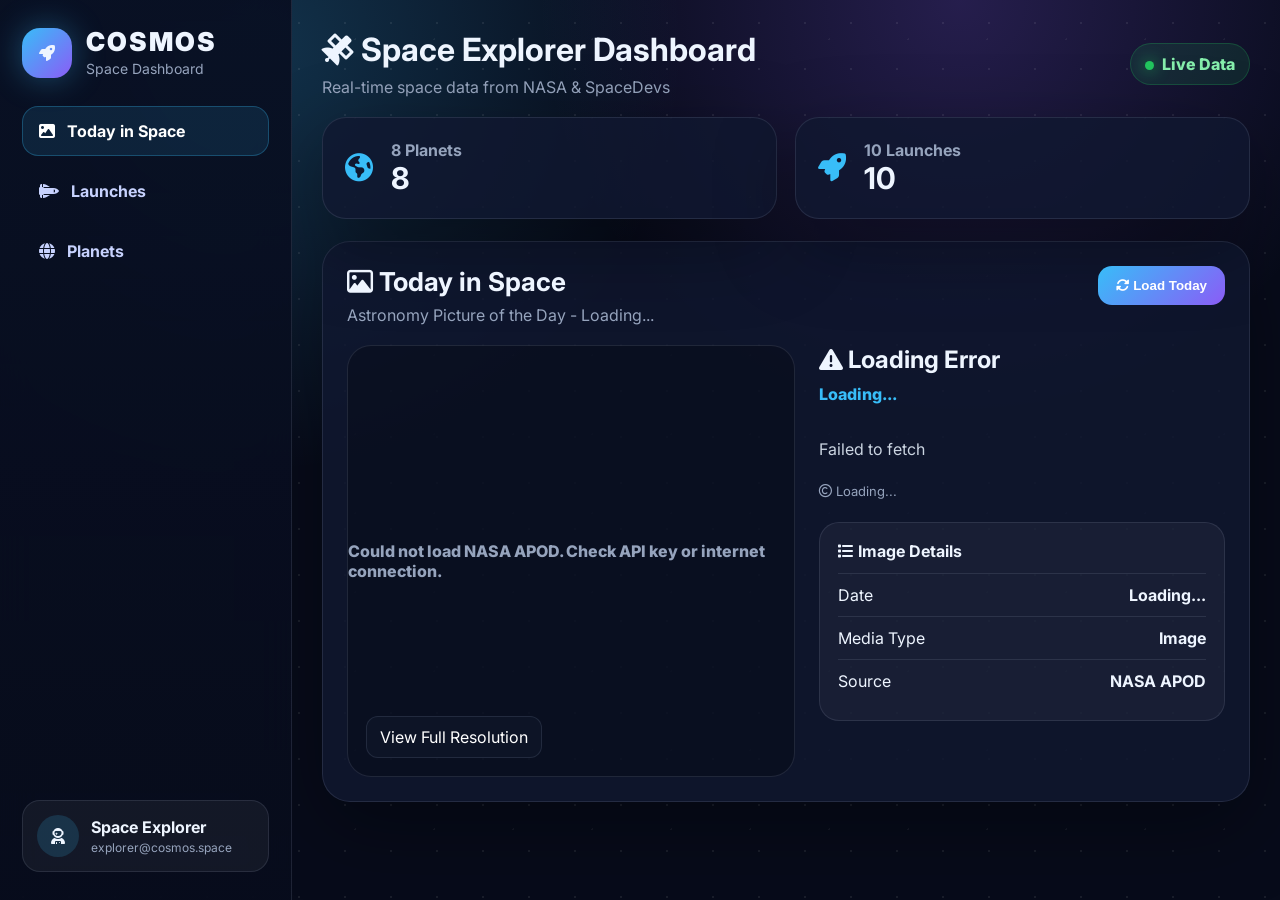
<file: index.html>
<!doctype html>
<html lang="en">
  <head>
    <meta charset="UTF-8" />
    <meta name="viewport" content="width=device-width, initial-scale=1.0" />
    <link rel="preconnect" href="https://fonts.googleapis.com" />
    <link rel="preconnect" href="https://fonts.gstatic.com" crossorigin />
    <link
      href="https://fonts.googleapis.com/css2?family=Inter:wght@300;400;500;600;700;800;900&display=swap"
      rel="stylesheet"
    />
    <link
      rel="stylesheet"
      href="https://cdnjs.cloudflare.com/ajax/libs/font-awesome/6.5.2/css/all.min.css"
    />
    <link rel="stylesheet" href="style.css" />
    <title>COSMOS - Today in Space</title>
  </head>
  <body data-page="today">
    <div class="stars"></div>
    <aside class="sidebar">
      <div class="brand">
        <span class="brand-icon"><i class="fa-solid fa-rocket"></i></span>
        <div>
          <h1>COSMOS</h1>
          <p>Space Dashboard</p>
        </div>
      </div>
      <nav class="nav">
        <a data-page="today" href="index.html"
          ><i class="fa-solid fa-image"></i> Today in Space</a
        >
        <a data-page="launches" href="launches.html"
          ><i class="fa-solid fa-shuttle-space"></i> Launches</a
        >
        <a data-page="planets" href="planets.html"
          ><i class="fa-solid fa-globe"></i> Planets</a
        >
      </nav>
      <div class="profile">
        <div class="avatar"><i class="fa-solid fa-user-astronaut"></i></div>
        <div>
          <strong>Space Explorer</strong><span>explorer@cosmos.space</span>
        </div>
      </div>
    </aside>
    <main class="main">
      <section class="hero">
        <div>
          <h2>
            <i class="fa-solid fa-satellite"></i> Space Explorer Dashboard
          </h2>
          <p>Real-time space data from NASA & SpaceDevs</p>
        </div>
        <div class="status"><span></span>Live Data</div>
      </section>
      <section class="stats">
        <a class="stat" href="planets.html"
          ><i class="fa-solid fa-earth-americas"></i>
          <div><span>8 Planets</span><b id="planetCount">8</b></div></a
        >
        <a class="stat" href="launches.html"
          ><i class="fa-solid fa-rocket"></i>
          <div><span>10 Launches</span><b id="launchCount">10</b></div></a
        >
      </section>
      <section id="today" class="panel apod-panel">
        <div class="section-title">
          <div>
            <h2><i class="fa-regular fa-image"></i> Today in Space</h2>
            <p id="apodSub">Astronomy Picture of the Day - Loading...</p>
          </div>
          <button id="loadToday">
            <i class="fa-solid fa-rotate"></i> Load Today
          </button>
        </div>
        <div class="apod-grid">
          <div class="media-card">
            <div id="apodMedia" class="media-loading">
              Loading today's image...
            </div>
            <a id="fullRes" href="#" target="_blank">View Full Resolution</a>
          </div>
          <div class="apod-info">
            <h3 id="apodTitle"><i class="fa-solid fa-star"></i> Loading...</h3>
            <time id="apodDate">Loading...</time>
            <p id="apodDesc">
              <i class="fa-solid fa-circle-info"></i> Loading description...
            </p>
            <p id="apodCopy" class="copy">
              <i class="fa-regular fa-copyright"></i> Loading...
            </p>
            <div class="details">
              <h4><i class="fa-solid fa-list"></i> Image Details</h4>
              <div><span>Date</span><b id="detailDate">Loading...</b></div>
              <div><span>Media Type</span><b id="detailType">Image</b></div>
              <div><span>Source</span><b>NASA APOD</b></div>
            </div>
          </div>
        </div>
      </section>
    </main>
    <script src="script.js"></script>
  </body>
</html>
</file>
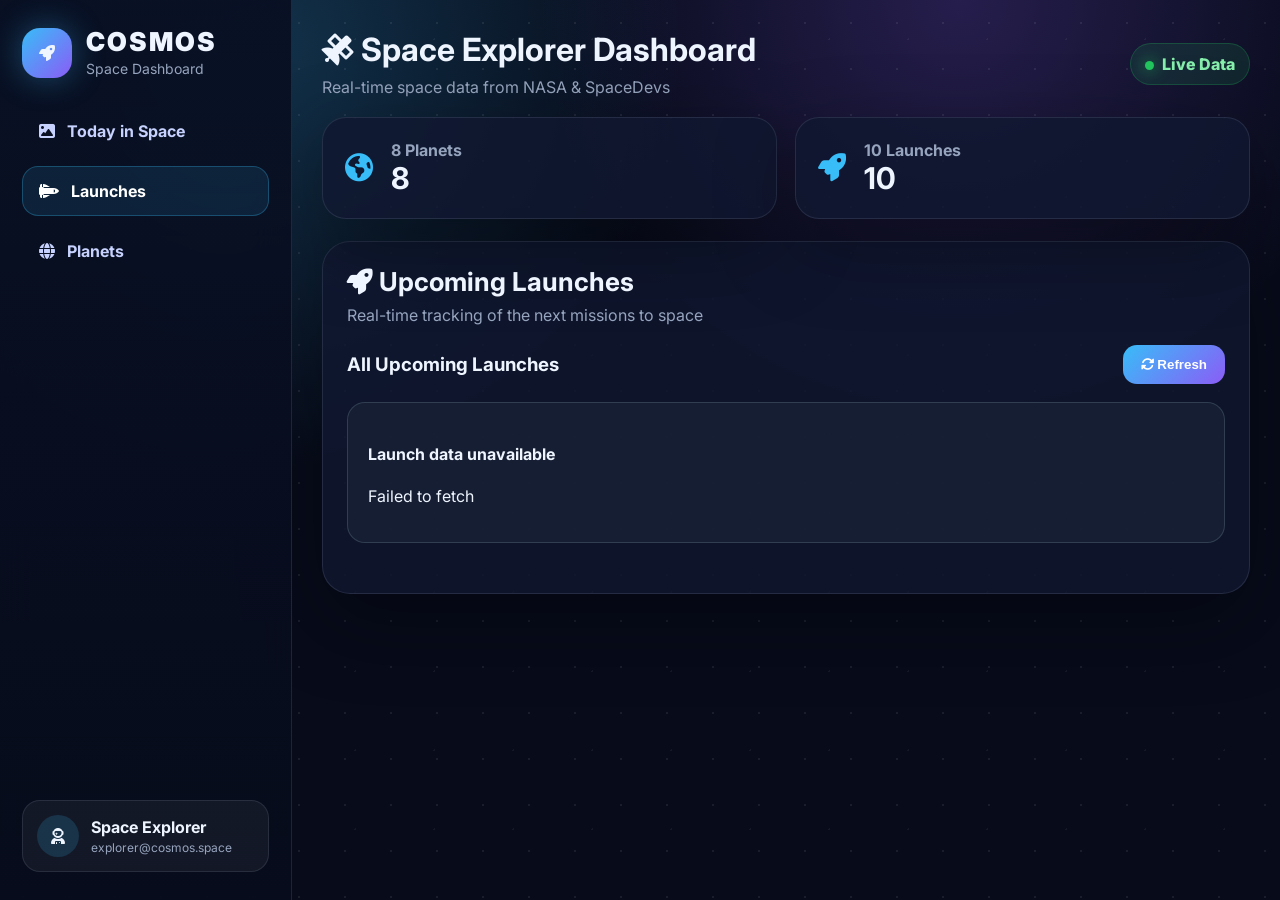
<file: launches.html>
<!doctype html>
<html lang="en">
  <head>
    <meta charset="UTF-8" />
    <meta name="viewport" content="width=device-width, initial-scale=1.0" />
    <link rel="preconnect" href="https://fonts.googleapis.com" />
    <link rel="preconnect" href="https://fonts.gstatic.com" crossorigin />
    <link
      href="https://fonts.googleapis.com/css2?family=Inter:wght@300;400;500;600;700;800;900&display=swap"
      rel="stylesheet"
    />
    <link
      rel="stylesheet"
      href="https://cdnjs.cloudflare.com/ajax/libs/font-awesome/6.5.2/css/all.min.css"
    />
    <link rel="stylesheet" href="style.css" />
    <title>COSMOS - Launches</title>
  </head>
  <body data-page="launches">
    <div class="stars"></div>
    <aside class="sidebar">
      <div class="brand">
        <span class="brand-icon"><i class="fa-solid fa-rocket"></i></span>
        <div>
          <h1>COSMOS</h1>
          <p>Space Dashboard</p>
        </div>
      </div>
      <nav class="nav">
        <a data-page="today" href="index.html"
          ><i class="fa-solid fa-image"></i> Today in Space</a
        >
        <a data-page="launches" href="launches.html"
          ><i class="fa-solid fa-shuttle-space"></i> Launches</a
        >
        <a data-page="planets" href="planets.html"
          ><i class="fa-solid fa-globe"></i> Planets</a
        >
      </nav>
      <div class="profile">
        <div class="avatar"><i class="fa-solid fa-user-astronaut"></i></div>
        <div>
          <strong>Space Explorer</strong><span>explorer@cosmos.space</span>
        </div>
      </div>
    </aside>
    <main class="main">
      <section class="hero">
        <div>
          <h2>
            <i class="fa-solid fa-satellite"></i> Space Explorer Dashboard
          </h2>
          <p>Real-time space data from NASA & SpaceDevs</p>
        </div>
        <div class="status"><span></span>Live Data</div>
      </section>
      <section class="stats">
        <a class="stat" href="planets.html"
          ><i class="fa-solid fa-earth-americas"></i>
          <div><span>8 Planets</span><b id="planetCount">8</b></div></a
        >
        <a class="stat" href="launches.html"
          ><i class="fa-solid fa-rocket"></i>
          <div><span>10 Launches</span><b id="launchCount">10</b></div></a
        >
      </section>
      <section id="launches" class="panel launches-panel">
        <div class="section-title">
          <div>
            <h2><i class="fa-solid fa-rocket"></i> Upcoming Launches</h2>
            <p>Real-time tracking of the next missions to space</p>
          </div>
        </div>
        <div class="launch-toolbar original-launch-toolbar">
          <h3>All Upcoming Launches</h3>
          <button id="refreshLaunches">
            <i class="fa-solid fa-rotate"></i> Refresh
          </button>
        </div>
        <div id="featuredLaunch" class="featured-launch">
          <div class="skeleton featured-skeleton"></div>
        </div>
        <div id="launchesGrid" class="launches-grid original-launches-grid">
          <div class="skeleton"></div>
          <div class="skeleton"></div>
          <div class="skeleton"></div>
        </div>
      </section>
    </main>
    <script src="script.js"></script>
  </body>
</html>
</file>
<file: style.css>
:root {
  --bg: #070b1a;
  --panel: rgba(16, 24, 48, 0.82);
  --panel2: rgba(12, 19, 40, 0.72);
  --text: #eef5ff;
  --muted: #96a4bd;
  --line: rgba(148, 163, 184, 0.16);
  --blue: #38bdf8;
  --purple: #8b5cf6;
  --green: #22c55e;
  --orange: #f59e0b;
  --danger: #fb7185;
  --shadow: 0 25px 80px rgba(0, 0, 0, 0.35);
}
* {
  box-sizing: border-box;
}
html {
  scroll-behavior: smooth;
}
body {
  margin: 0;
  font-family: Inter, system-ui, sans-serif;
  background:
    radial-gradient(
      circle at 20% 5%,
      rgba(56, 189, 248, 0.22),
      transparent 32%
    ),
    radial-gradient(
      circle at 75% 0%,
      rgba(139, 92, 246, 0.23),
      transparent 32%
    ),
    var(--bg);
  color: var(--text);
  min-height: 100vh;
}
.stars:before,
.stars:after {
  content: "";
  position: fixed;
  inset: 0;
  pointer-events: none;
  background-image: radial-gradient(#fff 1px, transparent 1px);
  background-size: 46px 46px;
  opacity: 0.08;
  z-index: -1;
}
.stars:after {
  background-size: 79px 79px;
  opacity: 0.06;
}
.sidebar {
  position: fixed;
  left: 0;
  top: 0;
  width: 292px;
  height: 100vh;
  padding: 28px 22px;
  background: linear-gradient(
    180deg,
    rgba(9, 16, 35, 0.96),
    rgba(8, 12, 28, 0.88)
  );
  border-right: 1px solid var(--line);
  backdrop-filter: blur(18px);
  display: flex;
  flex-direction: column;
  gap: 28px;
}
.brand {
  display: flex;
  align-items: center;
  gap: 14px;
}
.brand-icon {
  width: 50px;
  height: 50px;
  border-radius: 18px;
  display: grid;
  place-items: center;
  background: linear-gradient(135deg, var(--blue), var(--purple));
  box-shadow: 0 0 32px rgba(56, 189, 248, 0.35);
}
.brand h1 {
  font-size: 26px;
  line-height: 1;
  margin: 0;
  font-weight: 900;
  letter-spacing: 0.08em;
}
.brand p {
  margin: 5px 0 0;
  color: var(--muted);
  font-size: 14px;
}
.nav {
  display: grid;
  gap: 10px;
}
.nav a {
  color: #c7d2fe;
  text-decoration: none;
  padding: 14px 16px;
  border-radius: 16px;
  display: flex;
  gap: 12px;
  align-items: center;
  font-weight: 700;
  border: 1px solid transparent;
}
.nav a:hover,
.nav a.active {
  background: rgba(56, 189, 248, 0.11);
  border-color: rgba(56, 189, 248, 0.28);
  color: #fff;
}
.profile {
  margin-top: auto;
  display: flex;
  gap: 12px;
  align-items: center;
  background: rgba(255, 255, 255, 0.05);
  border: 1px solid var(--line);
  padding: 14px;
  border-radius: 18px;
}
.avatar {
  width: 42px;
  height: 42px;
  border-radius: 50%;
  display: grid;
  place-items: center;
  background: rgba(56, 189, 248, 0.16);
}
.profile span {
  display: block;
  color: var(--muted);
  font-size: 12px;
  margin-top: 3px;
}
.main {
  margin-left: 292px;
  padding: 30px;
  max-width: 1460px;
}
.hero {
  display: flex;
  justify-content: space-between;
  align-items: center;
  gap: 20px;
  margin-bottom: 20px;
}
.hero h2 {
  font-size: 32px;
  margin: 0 0 8px;
}
.hero p {
  margin: 0;
  color: var(--muted);
}
.status {
  background: rgba(34, 197, 94, 0.12);
  color: #86efac;
  border: 1px solid rgba(34, 197, 94, 0.24);
  padding: 10px 14px;
  border-radius: 999px;
  font-weight: 800;
}
.status span {
  display: inline-block;
  width: 9px;
  height: 9px;
  background: var(--green);
  border-radius: 50%;
  margin-right: 8px;
  box-shadow: 0 0 16px var(--green);
}
.stats {
  display: grid;
  grid-template-columns: repeat(2, minmax(0, 1fr));
  gap: 18px;
  margin-bottom: 22px;
}
.stat {
  background: var(--panel);
  border: 1px solid var(--line);
  border-radius: 24px;
  padding: 22px;
  display: flex;
  align-items: center;
  gap: 18px;
  box-shadow: var(--shadow);
}
.stat i {
  font-size: 28px;
  color: var(--blue);
}
.stat span {
  display: block;
  color: var(--muted);
  font-weight: 700;
}
.stat b {
  font-size: 30px;
}
.panel {
  background: var(--panel);
  border: 1px solid var(--line);
  border-radius: 28px;
  padding: 24px;
  margin-bottom: 24px;
  box-shadow: var(--shadow);
  overflow: hidden;
}
.section-title {
  display: flex;
  align-items: flex-start;
  justify-content: space-between;
  gap: 16px;
  margin-bottom: 20px;
}
.section-title h2,
.panel h2 {
  margin: 0 0 8px;
  font-size: 26px;
}
.section-title p {
  margin: 0;
  color: var(--muted);
}
button {
  border: 0;
  border-radius: 14px;
  color: #fff;
  background: linear-gradient(135deg, var(--blue), var(--purple));
  font-weight: 900;
  padding: 12px 18px;
  cursor: pointer;
}
.apod-grid {
  display: grid;
  grid-template-columns: 1.05fr 0.95fr;
  gap: 24px;
}
.media-card {
  min-height: 430px;
  background: rgba(0, 0, 0, 0.24);
  border: 1px solid var(--line);
  border-radius: 24px;
  overflow: hidden;
  position: relative;
}
.media-card img,
.media-card iframe {
  width: 100%;
  height: 430px;
  object-fit: cover;
  border: 0;
  display: block;
}
.media-loading {
  height: 430px;
  display: grid;
  place-items: center;
  color: var(--muted);
  font-weight: 800;
}
.media-card a {
  position: absolute;
  left: 18px;
  bottom: 18px;
  text-decoration: none;
  color: #fff;
  background: rgba(15, 23, 42, 0.78);
  border: 1px solid var(--line);
  padding: 10px 13px;
  border-radius: 12px;
}
.apod-info h3 {
  font-size: 24px;
  margin: 0 0 10px;
}
.apod-info time {
  display: inline-block;
  color: var(--blue);
  font-weight: 800;
  margin-bottom: 16px;
}
.apod-info p {
  color: #cbd5e1;
  line-height: 1.72;
}
.copy {
  font-size: 13px;
  color: var(--muted) !important;
}
.details {
  margin-top: 20px;
  padding: 18px;
  border-radius: 20px;
  background: rgba(255, 255, 255, 0.045);
  border: 1px solid var(--line);
}
.details h4 {
  margin: 0 0 12px;
}
.details div {
  display: flex;
  justify-content: space-between;
  padding: 11px 0;
  border-top: 1px solid var(--line);
}
.launch-list {
  display: grid;
  grid-template-columns: repeat(2, minmax(0, 1fr));
  gap: 16px;
}
.launch {
  padding: 18px;
  border: 1px solid var(--line);
  border-radius: 20px;
  background: var(--panel2);
  display: grid;
  gap: 10px;
}
.launch h4 {
  margin: 0;
  font-size: 17px;
}
.launch p {
  margin: 0;
  color: var(--muted);
  line-height: 1.5;
}
.badge {
  display: inline-flex;
  width: max-content;
  align-items: center;
  gap: 6px;
  padding: 7px 10px;
  border-radius: 999px;
  background: rgba(56, 189, 248, 0.13);
  color: #bae6fd;
  font-size: 12px;
  font-weight: 900;
}
.skeleton {
  height: 110px;
  border-radius: 20px;
  background: linear-gradient(
    90deg,
    rgba(255, 255, 255, 0.05),
    rgba(255, 255, 255, 0.12),
    rgba(255, 255, 255, 0.05)
  );
  animation: pulse 1.2s infinite;
}
@keyframes pulse {
  50% {
    opacity: 0.55;
  }
}
.planet-tabs {
  display: grid;
  grid-template-columns: repeat(8, minmax(0, 1fr));
  gap: 12px;
  margin-bottom: 22px;
}
.planet-tab {
  border: 1px solid var(--line);
  background: rgba(255, 255, 255, 0.045);
  border-radius: 20px;
  padding: 13px;
  text-align: center;
  cursor: pointer;
  transition: 0.2s;
}
.planet-tab.active,
.planet-tab:hover {
  transform: translateY(-3px);
  border-color: rgba(56, 189, 248, 0.42);
  background: rgba(56, 189, 248, 0.1);
}
.planet-tab img {
  width: 74px;
  height: 74px;
  object-fit: contain;
  display: block;
  margin: 0 auto 8px;
}
.planet-tab b {
  display: block;
}
.planet-tab span {
  color: var(--muted);
  font-size: 12px;
}
.planet-details {
  display: grid;
  grid-template-columns: 310px 1fr;
  gap: 24px;
}
.planet-hero {
  background: radial-gradient(
    circle,
    rgba(56, 189, 248, 0.15),
    transparent 62%
  );
  border: 1px solid var(--line);
  border-radius: 24px;
  padding: 24px;
  text-align: center;
}
.planet-hero img {
  width: 230px;
  height: 230px;
  object-fit: contain;
}
.planet-content h3 {
  font-size: 27px;
  margin: 0 0 12px;
}
.planet-content p {
  color: #cbd5e1;
  line-height: 1.68;
}
.metrics {
  display: grid;
  grid-template-columns: repeat(4, minmax(0, 1fr));
  gap: 12px;
  margin: 18px 0;
}
.metric {
  padding: 14px;
  border-radius: 16px;
  background: rgba(255, 255, 255, 0.045);
  border: 1px solid var(--line);
}
.metric span {
  display: block;
  color: var(--muted);
  font-size: 12px;
}
.metric b {
  display: block;
  margin-top: 6px;
}
.info-grid {
  display: grid;
  grid-template-columns: 1fr 1fr;
  gap: 16px;
}
.info-box {
  padding: 18px;
  border: 1px solid var(--line);
  border-radius: 20px;
  background: rgba(255, 255, 255, 0.035);
}
.info-box h4 {
  margin: 0 0 12px;
}
.info-box ul {
  margin: 0;
  padding-left: 20px;
  color: #cbd5e1;
  line-height: 1.8;
}
.orbital div {
  display: flex;
  justify-content: space-between;
  padding: 9px 0;
  border-top: 1px solid var(--line);
  color: #cbd5e1;
}
.learn {
  display: inline-flex;
  margin-top: 16px;
  text-decoration: none;
  color: #fff;
  font-weight: 900;
  background: linear-gradient(135deg, var(--blue), var(--purple));
  padding: 11px 16px;
  border-radius: 14px;
}
.table-wrap {
  overflow: auto;
}
table {
  width: 100%;
  border-collapse: collapse;
  min-width: 760px;
}
th,
td {
  text-align: left;
  padding: 16px;
  border-bottom: 1px solid var(--line);
}
th {
  color: #bfdbfe;
  font-size: 13px;
  text-transform: uppercase;
  letter-spacing: 0.06em;
}
td {
  color: #e2e8f0;
}
@media (max-width: 1100px) {
  .sidebar {
    position: static;
    width: auto;
    height: auto;
  }
  .main {
    margin-left: 0;
  }
  .planet-tabs {
    grid-template-columns: repeat(4, 1fr);
  }
  .planet-details,
  .apod-grid {
    grid-template-columns: 1fr;
  }
  .launch-list {
    grid-template-columns: 1fr;
  }
}
@media (max-width: 640px) {
  .main {
    padding: 18px;
  }
  .hero,
  .section-title {
    display: block;
  }
  .stats,
  .metrics,
  .info-grid {
    grid-template-columns: 1fr;
  }
  .planet-tabs {
    grid-template-columns: repeat(2, 1fr);
  }
}
.stat {
  text-decoration: none;
  color: inherit;
}
.launch-toolbar {
  display: flex;
  align-items: center;
  justify-content: space-between;
  gap: 16px;
  margin-bottom: 18px;
}
.launch-toolbar h3 {
  margin: 0;
}
.exact-launches {
  grid-template-columns: 1fr;
  gap: 18px;
}
.launch-card {
  display: grid;
  grid-template-columns: 260px 1fr;
  min-height: 245px;
  border: 1px solid var(--line);
  border-radius: 24px;
  background: linear-gradient(
    135deg,
    rgba(255, 255, 255, 0.055),
    rgba(255, 255, 255, 0.025)
  );
  overflow: hidden;
  box-shadow: 0 18px 55px rgba(0, 0, 0, 0.22);
}
.launch-image {
  position: relative;
  background: #020617;
  min-height: 245px;
}
.launch-image img {
  width: 100%;
  height: 100%;
  object-fit: cover;
  display: block;
  opacity: 0.92;
}
.launch-image:after {
  content: "";
  position: absolute;
  inset: 0;
  background: linear-gradient(90deg, transparent, rgba(7, 11, 26, 0.55));
}
.launch-number {
  position: absolute;
  left: 16px;
  top: 16px;
  padding: 8px 11px;
  border-radius: 13px;
  background: rgba(15, 23, 42, 0.76);
  border: 1px solid var(--line);
  font-weight: 900;
  color: #fff;
}
.launch-body {
  padding: 20px;
  display: grid;
  gap: 13px;
}
.launch-head {
  display: flex;
  justify-content: space-between;
  align-items: center;
  gap: 12px;
}
.badge.go,
.badge.success {
  background: rgba(34, 197, 94, 0.14);
  color: #bbf7d0;
}
.badge.hold {
  background: rgba(245, 158, 11, 0.14);
  color: #fde68a;
}
.badge.upcoming {
  background: rgba(56, 189, 248, 0.13);
  color: #bae6fd;
}
.mission-type {
  color: #c4b5fd;
  background: rgba(139, 92, 246, 0.12);
  border: 1px solid rgba(139, 92, 246, 0.22);
  border-radius: 999px;
  padding: 7px 10px;
  font-size: 12px;
  font-weight: 900;
}
.launch-card h4 {
  font-size: 21px;
  line-height: 1.35;
  margin: 0;
}
.mission-name {
  margin: 0;
  color: #dbeafe;
  font-weight: 700;
}
.launch-meta {
  display: grid;
  grid-template-columns: repeat(2, minmax(0, 1fr));
  gap: 11px;
}
.launch-meta div {
  padding: 12px;
  border: 1px solid var(--line);
  border-radius: 16px;
  background: rgba(15, 23, 42, 0.45);
  display: grid;
  grid-template-columns: auto 1fr;
  column-gap: 9px;
  row-gap: 3px;
  align-items: center;
}
.launch-meta i {
  grid-row: 1/3;
  color: var(--blue);
}
.launch-meta span {
  color: var(--muted);
  font-size: 11px;
  text-transform: uppercase;
  letter-spacing: 0.05em;
  font-weight: 800;
}
.launch-meta b {
  font-size: 13px;
  color: #eef5ff;
}
.location-line {
  margin: 0;
  color: var(--muted);
  line-height: 1.5;
}
@media (max-width: 780px) {
  .launch-card {
    grid-template-columns: 1fr;
  }
  .launch-image {
    height: 210px;
  }
  .launch-meta {
    grid-template-columns: 1fr;
  }
  .launch-toolbar {
    display: block;
  }
  .launch-toolbar button {
    margin-top: 12px;
    width: 100%;
  }
}

.featured-launch {
  margin-bottom: 26px;
}
.featured-launch-card {
  position: relative;
  background: rgba(30, 41, 59, 0.3);
  border: 1px solid rgba(51, 65, 85, 0.95);
  border-radius: 24px;
  overflow: hidden;
  transition: 0.25s;
}
.featured-launch-card:hover {
  border-color: rgba(59, 130, 246, 0.5);
}
.featured-launch-card:before {
  content: "";
  position: absolute;
  inset: 0;
  background: linear-gradient(
    90deg,
    rgba(59, 130, 246, 0.1),
    rgba(168, 85, 247, 0.1),
    rgba(236, 72, 153, 0.1)
  );
  opacity: 0;
  transition: 0.25s;
}
.featured-launch-inner {
  position: relative;
  display: grid;
  grid-template-columns: 1fr 1fr;
  gap: 24px;
  padding: 32px;
}
.featured-copy {
  display: flex;
  flex-direction: column;
  justify-content: space-between;
}
.featured-badges {
  display: flex;
  align-items: center;
  gap: 12px;
  margin-bottom: 16px;
  flex-wrap: wrap;
}
.featured-pill {
  display: inline-flex;
  align-items: center;
  gap: 8px;
  padding: 8px 16px;
  border-radius: 999px;
  background: rgba(59, 130, 246, 0.2);
  color: #60a5fa;
  font-size: 14px;
  font-weight: 800;
}
.status-pill {
  display: inline-flex;
  padding: 8px 16px;
  border-radius: 999px;
  background: rgba(34, 197, 94, 0.2);
  color: #4ade80;
  font-size: 14px;
  font-weight: 800;
}
.featured-title {
  font-size: 30px;
  line-height: 1.18;
  margin: 0 0 14px;
  font-weight: 900;
}
.featured-provider {
  display: flex;
  gap: 16px;
  align-items: center;
  flex-wrap: wrap;
  margin-bottom: 22px;
  color: #94a3b8;
}
.featured-provider span {
  display: flex;
  align-items: center;
  gap: 8px;
}
.featured-info-grid {
  display: grid;
  grid-template-columns: repeat(2, minmax(0, 1fr));
  gap: 16px;
  margin-bottom: 22px;
}
.featured-info-box {
  background: rgba(15, 23, 42, 0.5);
  border-radius: 14px;
  padding: 16px;
}
.featured-info-box p {
  margin: 0 0 6px;
  color: #94a3b8;
  font-size: 12px;
  display: flex;
  align-items: center;
  gap: 8px;
}
.featured-info-box b {
  font-size: 15px;
}
.featured-desc {
  color: #cbd5e1;
  line-height: 1.65;
  margin: 0 0 24px;
}
.featured-actions {
  display: flex;
  align-items: center;
  justify-content: space-between;
  gap: 12px;
}
.details-btn {
  display: inline-flex;
  align-items: center;
  justify-content: center;
  gap: 8px;
  background: #3b82f6;
  border-radius: 12px;
  padding: 12px 24px;
  font-weight: 800;
}
.icon-actions {
  display: flex;
  gap: 10px;
}
.icon-actions button,
.small-action {
  background: rgba(51, 65, 85, 0.95);
  border-radius: 12px;
  padding: 12px 16px;
}
.featured-image {
  position: relative;
  min-height: 400px;
  border-radius: 18px;
  overflow: hidden;
  background: rgba(15, 23, 42, 0.5);
}
.featured-image img {
  width: 100%;
  height: 100%;
  object-fit: cover;
  display: block;
}
.featured-image:after {
  content: "";
  position: absolute;
  inset: 0;
  background: linear-gradient(0deg, rgba(15, 23, 42, 0.9), transparent 58%);
}
.original-launches-grid {
  display: grid;
  grid-template-columns: repeat(3, minmax(0, 1fr));
  gap: 24px;
}
.original-launch-card {
  background: rgba(30, 41, 59, 0.5);
  border: 1px solid rgba(51, 65, 85, 0.95);
  border-radius: 18px;
  overflow: hidden;
  transition: 0.25s;
  cursor: pointer;
}
.original-launch-card:hover {
  border-color: rgba(59, 130, 246, 0.3);
  transform: translateY(-2px);
}
.original-launch-img {
  position: relative;
  height: 192px;
  overflow: hidden;
  background: rgba(15, 23, 42, 0.5);
}
.original-launch-img img {
  width: 100%;
  height: 100%;
  object-fit: cover;
  display: block;
  transition: transform 0.5s;
}
.original-launch-card:hover .original-launch-img img {
  transform: scale(1.1);
}
.go-tag {
  position: absolute;
  top: 12px;
  right: 12px;
  padding: 5px 12px;
  border-radius: 999px;
  background: rgba(34, 197, 94, 0.9);
  color: #fff;
  font-size: 12px;
  font-weight: 800;
  backdrop-filter: blur(6px);
}
.original-launch-content {
  padding: 20px;
}
.original-launch-content h4 {
  font-size: 18px;
  line-height: 1.35;
  margin: 0 0 8px;
  font-weight: 900;
  display: -webkit-box;
  -webkit-line-clamp: 2;
  -webkit-box-orient: vertical;
  overflow: hidden;
}
.original-launch-card:hover h4 {
  color: #60a5fa;
}
.original-provider {
  color: #94a3b8;
  font-size: 14px;
  display: flex;
  align-items: center;
  gap: 8px;
  margin: 0 0 16px;
}
.launch-lines {
  display: grid;
  gap: 9px;
  margin-bottom: 16px;
}
.launch-lines div {
  display: flex;
  align-items: center;
  gap: 9px;
  color: #cbd5e1;
  font-size: 14px;
}
.launch-lines i {
  color: #64748b;
  width: 16px;
}
.card-footer {
  display: flex;
  align-items: center;
  gap: 9px;
  padding-top: 16px;
  border-top: 1px solid rgba(51, 65, 85, 0.95);
}
.card-footer .details-small {
  flex: 1;
  background: rgba(51, 65, 85, 0.95);
  border-radius: 9px;
  padding: 9px 14px;
  font-size: 14px;
}
.card-footer .small-action {
  padding: 9px 12px;
  border-radius: 9px;
}
.featured-skeleton {
  height: 430px;
}
.launch-error {
  padding: 20px;
  background: rgba(30, 41, 59, 0.5);
  border: 1px solid rgba(51, 65, 85, 0.95);
  border-radius: 18px;
}
.launches-panel .exact-launches,
.launch-list.exact-launches {
  display: none;
}
@media (max-width: 1150px) {
  .original-launches-grid {
    grid-template-columns: repeat(2, minmax(0, 1fr));
  }
  .featured-launch-inner {
    grid-template-columns: 1fr;
  }
  .featured-image {
    height: 360px;
  }
}
@media (max-width: 700px) {
  .original-launches-grid,
  .featured-info-grid {
    grid-template-columns: 1fr;
  }
  .featured-launch-inner {
    padding: 20px;
  }
  .featured-title {
    font-size: 24px;
  }
  .featured-actions {
    align-items: stretch;
    flex-direction: column;
  }
  .details-btn {
    width: 100%;
  }
  .icon-actions {
    justify-content: flex-end;
  }
}
</file>
